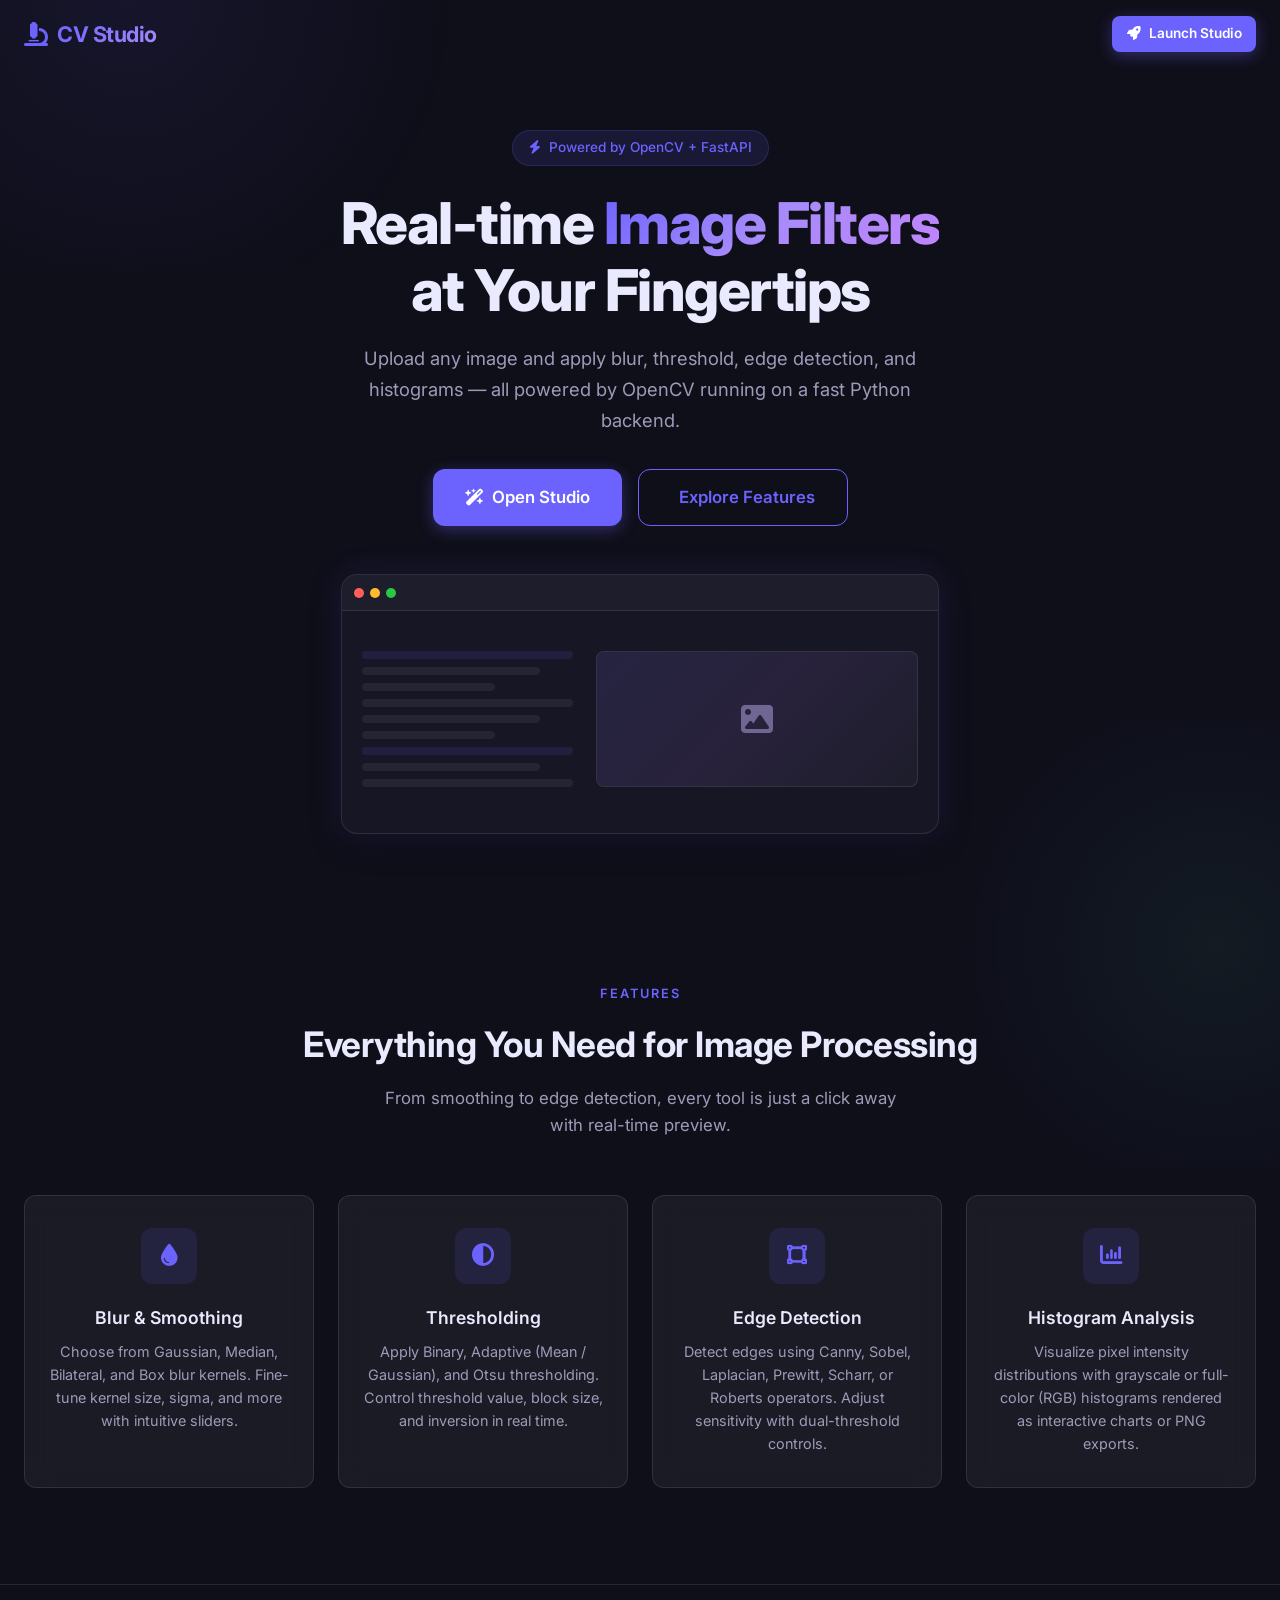
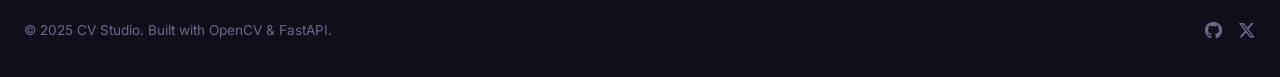
<file: static/index.html>
<!DOCTYPE html>
<html lang="en">
<head>
  <meta charset="UTF-8">
  <meta name="viewport" content="width=device-width, initial-scale=1.0">
  <title>CV Studio – Real-time Image Filters</title>
  <meta name="description" content="Upload any image and apply blur, threshold, edge detection, and histograms – all powered by OpenCV.">
  <link rel="icon" href="data:image/svg+xml,<svg xmlns='http://www.w3.org/2000/svg' viewBox='0 0 100 100'><text y='.9em' font-size='90'>🔬</text></svg>">
  <link rel="stylesheet" href="/static/style.css">
  <link rel="stylesheet" href="https://cdnjs.cloudflare.com/ajax/libs/font-awesome/6.5.1/css/all.min.css">
</head>
<body>

  <!-- Navigation -->
  <nav class="navbar">
    <div class="container">
      <a href="/" class="navbar__logo">
        <i class="fa-solid fa-microscope"></i>
        <span>CV Studio</span>
      </a>
      <a href="/static/studio.html" class="btn btn--primary btn--sm">
        <i class="fa-solid fa-rocket"></i> Launch Studio
      </a>
    </div>
  </nav>

  <!-- Hero -->
  <section class="hero">
    <div class="hero__content">
      <div class="hero__badge">
        <i class="fa-solid fa-bolt"></i>
        Powered by OpenCV + FastAPI
      </div>
      <h1 class="hero__title">
        Real-time <span class="highlight">Image Filters</span><br>at Your Fingertips
      </h1>
      <p class="hero__subtitle">
        Upload any image and apply blur, threshold, edge detection, and histograms — all powered by OpenCV running on a fast Python backend.
      </p>
      <div class="hero__actions">
        <a href="/static/studio.html" class="btn btn--primary btn--lg">
          <i class="fa-solid fa-wand-magic-sparkles"></i> Open Studio
        </a>
        <a href="#features" class="btn btn--outline btn--lg">
          <i class="fa-solid fa-grid-2"></i> Explore Features
        </a>
      </div>

      <!-- Decorative mockup -->
      <div class="hero__visual">
        <div class="hero__visual-mockup">
          <div class="mockup-bar">
            <span class="mockup-dot"></span>
            <span class="mockup-dot"></span>
            <span class="mockup-dot"></span>
          </div>
          <div class="mockup-content">
            <div class="mockup-sidebar">
              <div class="mockup-line long accent"></div>
              <div class="mockup-line medium"></div>
              <div class="mockup-line short"></div>
              <div class="mockup-line long"></div>
              <div class="mockup-line medium"></div>
              <div class="mockup-line short"></div>
              <div class="mockup-line long accent"></div>
              <div class="mockup-line medium"></div>
              <div class="mockup-line long"></div>
            </div>
            <div class="mockup-preview">
              <div class="mockup-gradient-overlay"></div>
              <i class="fa-solid fa-image"></i>
            </div>
          </div>
        </div>
      </div>
    </div>
  </section>

  <!-- Features -->
  <section class="features" id="features">
    <div class="container">
      <div class="section-header">
        <span class="section-header__label">Features</span>
        <h2 class="section-header__title">Everything You Need for Image Processing</h2>
        <p class="section-header__desc">
          From smoothing to edge detection, every tool is just a click away with real-time preview.
        </p>
      </div>

      <div class="features__grid">
        <!-- Blur -->
        <div class="glass-card feature-card fade-in">
          <div class="feature-card__icon">
            <i class="fa-solid fa-droplet"></i>
          </div>
          <h3 class="feature-card__title">Blur &amp; Smoothing</h3>
          <p class="feature-card__desc">
            Choose from Gaussian, Median, Bilateral, and Box blur kernels. Fine-tune kernel size, sigma, and more with intuitive sliders.
          </p>
        </div>

        <!-- Threshold -->
        <div class="glass-card feature-card fade-in">
          <div class="feature-card__icon">
            <i class="fa-solid fa-circle-half-stroke"></i>
          </div>
          <h3 class="feature-card__title">Thresholding</h3>
          <p class="feature-card__desc">
            Apply Binary, Adaptive (Mean / Gaussian), and Otsu thresholding. Control threshold value, block size, and inversion in real time.
          </p>
        </div>

        <!-- Edge Detection -->
        <div class="glass-card feature-card fade-in">
          <div class="feature-card__icon">
            <i class="fa-solid fa-vector-square"></i>
          </div>
          <h3 class="feature-card__title">Edge Detection</h3>
          <p class="feature-card__desc">
            Detect edges using Canny, Sobel, Laplacian, Prewitt, Scharr, or Roberts operators. Adjust sensitivity with dual-threshold controls.
          </p>
        </div>

        <!-- Histogram -->
        <div class="glass-card feature-card fade-in">
          <div class="feature-card__icon">
            <i class="fa-solid fa-chart-column"></i>
          </div>
          <h3 class="feature-card__title">Histogram Analysis</h3>
          <p class="feature-card__desc">
            Visualize pixel intensity distributions with grayscale or full-color (RGB) histograms rendered as interactive charts or PNG exports.
          </p>
        </div>
      </div>
    </div>
  </section>

  <!-- Footer -->
  <footer class="footer">
    <div class="container">
      <p class="footer__text">&copy; 2025 CV Studio. Built with OpenCV &amp; FastAPI.</p>
      <div class="footer__links">
        <a href="#" aria-label="GitHub"><i class="fa-brands fa-github"></i></a>
        <a href="#" aria-label="Twitter"><i class="fa-brands fa-x-twitter"></i></a>
      </div>
    </div>
  </footer>

  <script src="/static/script.js" defer></script>
</body>
</html>
</file>
<file: static/style.css>
/* ============================================
   CV Studio – Global Styles
   Dark theme · Glassmorphism · Responsive
   ============================================ */

/* ---------- Google Fonts ---------- */
@import url('https://fonts.googleapis.com/css2?family=Inter:wght@300;400;500;600;700;800&display=swap');

/* ---------- CSS Custom Properties ---------- */
:root {
  --bg-primary: #0f0f1a;
  --bg-secondary: #161625;
  --bg-glass: rgba(255, 255, 255, 0.05);
  --bg-glass-hover: rgba(255, 255, 255, 0.08);
  --border-glass: rgba(255, 255, 255, 0.1);
  --border-glass-hover: rgba(255, 255, 255, 0.18);

  --accent: #6c63ff;
  --accent-hover: #7b73ff;
  --accent-glow: rgba(108, 99, 255, 0.35);
  --accent-subtle: rgba(108, 99, 255, 0.12);

  --text-primary: #eaeaff;
  --text-secondary: #9d9bb8;
  --text-muted: #6b6889;

  --danger: #ff4d6a;
  --success: #2dd4a8;
  --info: #38bdf8;

  --radius-sm: 8px;
  --radius-md: 12px;
  --radius-lg: 16px;
  --radius-xl: 20px;

  --shadow-glow: 0 0 30px rgba(108, 99, 255, 0.15);
  --shadow-card: 0 8px 32px rgba(0, 0, 0, 0.3);
  --transition-fast: 0.2s ease;
  --transition-smooth: 0.35s cubic-bezier(0.4, 0, 0.2, 1);
  --transition-bounce: 0.5s cubic-bezier(0.34, 1.56, 0.64, 1);

  --font-family: 'Inter', -apple-system, BlinkMacSystemFont, 'Segoe UI', sans-serif;
  --max-width: 1280px;
}

/* ---------- Reset & Base ---------- */
*,
*::before,
*::after {
  margin: 0;
  padding: 0;
  box-sizing: border-box;
}

html {
  font-size: 16px;
  scroll-behavior: smooth;
  -webkit-font-smoothing: antialiased;
  -moz-osx-font-smoothing: grayscale;
}

body {
  font-family: var(--font-family);
  background: var(--bg-primary);
  color: var(--text-primary);
  line-height: 1.6;
  min-height: 100vh;
  overflow-x: hidden;
}

a {
  color: inherit;
  text-decoration: none;
}

img {
  max-width: 100%;
  display: block;
}

button {
  font-family: inherit;
  cursor: pointer;
  border: none;
  outline: none;
}

input, select, textarea {
  font-family: inherit;
  outline: none;
}

/* ---------- Background Ambient ---------- */
body::before {
  content: '';
  position: fixed;
  top: -30%;
  left: -20%;
  width: 60%;
  height: 60%;
  background: radial-gradient(circle, rgba(108, 99, 255, 0.08) 0%, transparent 70%);
  pointer-events: none;
  z-index: 0;
}

body::after {
  content: '';
  position: fixed;
  bottom: -30%;
  right: -20%;
  width: 50%;
  height: 50%;
  background: radial-gradient(circle, rgba(99, 255, 218, 0.05) 0%, transparent 70%);
  pointer-events: none;
  z-index: 0;
}

/* ---------- Utility ---------- */
.container {
  width: 100%;
  max-width: var(--max-width);
  margin: 0 auto;
  padding: 0 1.5rem;
}

.sr-only {
  position: absolute;
  width: 1px;
  height: 1px;
  overflow: hidden;
  clip: rect(0, 0, 0, 0);
  border: 0;
}

/* ---------- Navigation ---------- */
.navbar {
  position: fixed;
  top: 0;
  left: 0;
  width: 100%;
  z-index: 1000;
  padding: 1rem 0;
  transition: background var(--transition-smooth), box-shadow var(--transition-smooth);
}

.navbar.scrolled {
  background: rgba(15, 15, 26, 0.85);
  backdrop-filter: blur(20px);
  -webkit-backdrop-filter: blur(20px);
  box-shadow: 0 2px 20px rgba(0, 0, 0, 0.3);
}

.navbar .container {
  display: flex;
  align-items: center;
  justify-content: space-between;
}

.navbar__logo {
  display: flex;
  align-items: center;
  gap: 0.6rem;
  font-size: 1.35rem;
  font-weight: 700;
  letter-spacing: -0.5px;
  color: var(--text-primary);
}

.navbar__logo i {
  color: var(--accent);
  font-size: 1.5rem;
}

.navbar__logo span {
  background: linear-gradient(135deg, var(--accent), #a78bfa);
  -webkit-background-clip: text;
  -webkit-text-fill-color: transparent;
  background-clip: text;
}

/* ---------- Buttons ---------- */
.btn {
  display: inline-flex;
  align-items: center;
  gap: 0.5rem;
  padding: 0.7rem 1.5rem;
  border-radius: var(--radius-sm);
  font-size: 0.95rem;
  font-weight: 600;
  transition: all var(--transition-smooth);
  position: relative;
  overflow: hidden;
}

.btn--primary {
  background: var(--accent);
  color: #fff;
  box-shadow: 0 4px 15px var(--accent-glow);
}

.btn--primary:hover {
  background: var(--accent-hover);
  box-shadow: 0 6px 25px var(--accent-glow);
  transform: translateY(-2px);
}

.btn--primary:active {
  transform: translateY(0);
}

.btn--outline {
  background: transparent;
  color: var(--accent);
  border: 1.5px solid var(--accent);
}

.btn--outline:hover {
  background: var(--accent-subtle);
  border-color: var(--accent-hover);
  transform: translateY(-2px);
}

.btn--ghost {
  background: var(--bg-glass);
  color: var(--text-primary);
  border: 1px solid var(--border-glass);
  backdrop-filter: blur(8px);
  -webkit-backdrop-filter: blur(8px);
}

.btn--ghost:hover {
  background: var(--bg-glass-hover);
  border-color: var(--border-glass-hover);
}

.btn--danger {
  background: rgba(255, 77, 106, 0.15);
  color: var(--danger);
  border: 1px solid rgba(255, 77, 106, 0.25);
}

.btn--danger:hover {
  background: rgba(255, 77, 106, 0.25);
}

.btn--success {
  background: rgba(45, 212, 168, 0.15);
  color: var(--success);
  border: 1px solid rgba(45, 212, 168, 0.25);
}

.btn--success:hover {
  background: rgba(45, 212, 168, 0.25);
}

.btn--lg {
  padding: 0.9rem 2rem;
  font-size: 1.05rem;
  border-radius: var(--radius-md);
}

.btn--sm {
  padding: 0.45rem 0.9rem;
  font-size: 0.85rem;
}

.btn--block {
  width: 100%;
  justify-content: center;
}

.btn--disabled,
.btn:disabled {
  opacity: 0.5;
  pointer-events: none;
}

/* ---------- Glass Card ---------- */
.glass-card {
  background: var(--bg-glass);
  backdrop-filter: blur(12px);
  -webkit-backdrop-filter: blur(12px);
  border: 1px solid var(--border-glass);
  border-radius: var(--radius-md);
  padding: 1.5rem;
  transition: all var(--transition-smooth);
}

.glass-card:hover {
  background: var(--bg-glass-hover);
  border-color: var(--border-glass-hover);
  box-shadow: var(--shadow-card);
}

/* ---------- Hero Section ---------- */
.hero {
  min-height: 100vh;
  display: flex;
  align-items: center;
  justify-content: center;
  text-align: center;
  padding: 8rem 1.5rem 4rem;
  position: relative;
  z-index: 1;
}

.hero__content {
  max-width: 720px;
}

.hero__badge {
  display: inline-flex;
  align-items: center;
  gap: 0.5rem;
  padding: 0.4rem 1rem;
  background: var(--accent-subtle);
  border: 1px solid rgba(108, 99, 255, 0.2);
  border-radius: 999px;
  font-size: 0.85rem;
  font-weight: 500;
  color: var(--accent);
  margin-bottom: 1.5rem;
  animation: fadeInDown 0.6s ease-out;
}

.hero__title {
  font-size: clamp(2.2rem, 5vw, 3.6rem);
  font-weight: 800;
  line-height: 1.15;
  letter-spacing: -1.5px;
  margin-bottom: 1.25rem;
  animation: fadeInDown 0.6s ease-out 0.1s both;
}

.hero__title .highlight {
  background: linear-gradient(135deg, var(--accent), #a78bfa, #c084fc);
  -webkit-background-clip: text;
  -webkit-text-fill-color: transparent;
  background-clip: text;
}

.hero__subtitle {
  font-size: 1.15rem;
  color: var(--text-secondary);
  line-height: 1.7;
  margin-bottom: 2rem;
  max-width: 560px;
  margin-left: auto;
  margin-right: auto;
  animation: fadeInDown 0.6s ease-out 0.2s both;
}

.hero__actions {
  display: flex;
  gap: 1rem;
  justify-content: center;
  flex-wrap: wrap;
  animation: fadeInDown 0.6s ease-out 0.3s both;
}

.hero__visual {
  margin-top: 3rem;
  position: relative;
  animation: fadeInUp 0.8s ease-out 0.4s both;
}

.hero__visual-mockup {
  width: 100%;
  max-width: 600px;
  margin: 0 auto;
  border-radius: var(--radius-lg);
  overflow: hidden;
  border: 1px solid var(--border-glass);
  box-shadow: var(--shadow-glow), var(--shadow-card);
  position: relative;
  background: var(--bg-secondary);
  height: 260px;
  display: flex;
  align-items: center;
  justify-content: center;
}

.hero__visual-mockup .mockup-bar {
  position: absolute;
  top: 0;
  left: 0;
  right: 0;
  height: 36px;
  background: rgba(255, 255, 255, 0.03);
  border-bottom: 1px solid var(--border-glass);
  display: flex;
  align-items: center;
  padding: 0 12px;
  gap: 6px;
}

.mockup-dot {
  width: 10px;
  height: 10px;
  border-radius: 50%;
  background: var(--text-muted);
}

.mockup-dot:nth-child(1) { background: #ff5f57; }
.mockup-dot:nth-child(2) { background: #febc2e; }
.mockup-dot:nth-child(3) { background: #28c840; }

.mockup-content {
  display: flex;
  gap: 12px;
  padding: 50px 20px 20px;
  width: 100%;
}

.mockup-sidebar {
  width: 40%;
  display: flex;
  flex-direction: column;
  gap: 8px;
}

.mockup-line {
  height: 8px;
  border-radius: 4px;
  background: rgba(255, 255, 255, 0.06);
}

.mockup-line.short { width: 60%; }
.mockup-line.medium { width: 80%; }
.mockup-line.long { width: 95%; }
.mockup-line.accent { background: var(--accent-subtle); }

.mockup-preview {
  flex: 1;
  border-radius: 8px;
  background: rgba(255, 255, 255, 0.03);
  border: 1px solid var(--border-glass);
  display: flex;
  align-items: center;
  justify-content: center;
  position: relative;
  overflow: hidden;
}

.mockup-preview i {
  font-size: 2rem;
  color: var(--text-muted);
}

.mockup-gradient-overlay {
  position: absolute;
  inset: 0;
  background: linear-gradient(135deg, rgba(108, 99, 255, 0.1), rgba(168, 85, 247, 0.08), transparent);
}

/* ---------- Features Section ---------- */
.features {
  padding: 5rem 0 6rem;
  position: relative;
  z-index: 1;
}

.section-header {
  text-align: center;
  margin-bottom: 3.5rem;
}

.section-header__label {
  display: inline-block;
  font-size: 0.8rem;
  font-weight: 600;
  text-transform: uppercase;
  letter-spacing: 2px;
  color: var(--accent);
  margin-bottom: 0.75rem;
}

.section-header__title {
  font-size: clamp(1.6rem, 3vw, 2.2rem);
  font-weight: 700;
  letter-spacing: -0.5px;
  margin-bottom: 0.75rem;
}

.section-header__desc {
  color: var(--text-secondary);
  font-size: 1.05rem;
  max-width: 540px;
  margin: 0 auto;
}

.features__grid {
  display: grid;
  grid-template-columns: repeat(auto-fit, minmax(260px, 1fr));
  gap: 1.5rem;
}

.feature-card {
  text-align: center;
  padding: 2rem 1.5rem;
}

.feature-card__icon {
  width: 56px;
  height: 56px;
  border-radius: var(--radius-md);
  background: var(--accent-subtle);
  display: flex;
  align-items: center;
  justify-content: center;
  margin: 0 auto 1.25rem;
  font-size: 1.4rem;
  color: var(--accent);
  transition: all var(--transition-smooth);
}

.feature-card:hover .feature-card__icon {
  background: var(--accent);
  color: #fff;
  box-shadow: 0 4px 20px var(--accent-glow);
  transform: scale(1.08);
}

.feature-card__title {
  font-size: 1.1rem;
  font-weight: 600;
  margin-bottom: 0.5rem;
}

.feature-card__desc {
  font-size: 0.9rem;
  color: var(--text-secondary);
  line-height: 1.6;
}

/* ---------- Footer ---------- */
.footer {
  border-top: 1px solid var(--border-glass);
  padding: 2rem 0;
  position: relative;
  z-index: 1;
}

.footer .container {
  display: flex;
  align-items: center;
  justify-content: space-between;
  flex-wrap: wrap;
  gap: 1rem;
}

.footer__text {
  font-size: 0.85rem;
  color: var(--text-muted);
}

.footer__links {
  display: flex;
  gap: 1rem;
}

.footer__links a {
  color: var(--text-muted);
  font-size: 1.1rem;
  transition: color var(--transition-fast);
}

.footer__links a:hover {
  color: var(--accent);
}

/* ============================================
   Studio Page Styles
   ============================================ */

.studio-page {
  padding-top: 5rem;
  min-height: 100vh;
  position: relative;
  z-index: 1;
}

.studio-layout {
  display: grid;
  grid-template-columns: 400px 1fr;
  gap: 1.5rem;
  padding: 1.5rem 0 4rem;
}

/* ---------- Studio Sidebar (Controls) ---------- */
.studio-controls {
  display: flex;
  flex-direction: column;
  gap: 1.25rem;
  position: sticky;
  top: 5.5rem;
  align-self: start;
  max-height: calc(100vh - 6.5rem);
  overflow-y: auto;
  padding-right: 0.5rem;
}

/* Custom scrollbar */
.studio-controls::-webkit-scrollbar {
  width: 4px;
}

.studio-controls::-webkit-scrollbar-track {
  background: transparent;
}

.studio-controls::-webkit-scrollbar-thumb {
  background: var(--border-glass);
  border-radius: 4px;
}

/* ---------- Upload Area ---------- */
.upload-area {
  border: 2px dashed var(--border-glass);
  border-radius: var(--radius-md);
  padding: 2rem 1.5rem;
  text-align: center;
  cursor: pointer;
  transition: all var(--transition-smooth);
  position: relative;
  background: var(--bg-glass);
}

.upload-area:hover,
.upload-area.drag-over {
  border-color: var(--accent);
  background: var(--accent-subtle);
}

.upload-area.drag-over {
  transform: scale(1.01);
}

.upload-area__icon {
  font-size: 2rem;
  color: var(--text-muted);
  margin-bottom: 0.75rem;
  transition: color var(--transition-smooth);
}

.upload-area:hover .upload-area__icon,
.upload-area.drag-over .upload-area__icon {
  color: var(--accent);
}

.upload-area__text {
  font-size: 0.9rem;
  color: var(--text-secondary);
  margin-bottom: 0.25rem;
}

.upload-area__hint {
  font-size: 0.8rem;
  color: var(--text-muted);
}

.upload-area input[type="file"] {
  position: absolute;
  inset: 0;
  opacity: 0;
  cursor: pointer;
}

.upload-preview {
  display: none;
  align-items: center;
  gap: 1rem;
  padding: 0.75rem;
  background: rgba(255, 255, 255, 0.03);
  border-radius: var(--radius-sm);
  margin-top: 1rem;
}

.upload-preview.active {
  display: flex;
}

.upload-preview__img {
  width: 56px;
  height: 56px;
  border-radius: var(--radius-sm);
  object-fit: cover;
  border: 1px solid var(--border-glass);
}

.upload-preview__info {
  flex: 1;
  min-width: 0;
}

.upload-preview__name {
  font-size: 0.85rem;
  font-weight: 500;
  white-space: nowrap;
  overflow: hidden;
  text-overflow: ellipsis;
}

.upload-preview__size {
  font-size: 0.75rem;
  color: var(--text-muted);
}

.upload-preview__clear {
  width: 32px;
  height: 32px;
  border-radius: 50%;
  background: rgba(255, 77, 106, 0.1);
  color: var(--danger);
  display: flex;
  align-items: center;
  justify-content: center;
  font-size: 0.8rem;
  transition: all var(--transition-fast);
  flex-shrink: 0;
}

.upload-preview__clear:hover {
  background: rgba(255, 77, 106, 0.25);
}

/* ---------- Filter Tabs ---------- */
.filter-tabs {
  display: flex;
  gap: 0.4rem;
  background: rgba(255, 255, 255, 0.03);
  border-radius: var(--radius-sm);
  padding: 0.3rem;
}

.filter-tab {
  flex: 1;
  padding: 0.55rem 0.25rem;
  border-radius: 6px;
  font-size: 0.82rem;
  font-weight: 500;
  color: var(--text-secondary);
  background: transparent;
  text-align: center;
  transition: all var(--transition-smooth);
  white-space: nowrap;
}

.filter-tab:hover {
  color: var(--text-primary);
  background: rgba(255, 255, 255, 0.04);
}

.filter-tab.active {
  background: var(--accent);
  color: #fff;
  box-shadow: 0 2px 10px var(--accent-glow);
}

/* ---------- Parameter Sections ---------- */
.param-section {
  display: none;
  flex-direction: column;
  gap: 1rem;
}

.param-section.active {
  display: flex;
}

.param-group {
  display: flex;
  flex-direction: column;
  gap: 0.4rem;
}

.param-group label {
  font-size: 0.8rem;
  font-weight: 500;
  color: var(--text-secondary);
  display: flex;
  align-items: center;
  justify-content: space-between;
}

.param-group label .param-value {
  font-family: 'JetBrains Mono', 'Fira Code', monospace;
  color: var(--accent);
  font-size: 0.78rem;
  background: var(--accent-subtle);
  padding: 0.1rem 0.45rem;
  border-radius: 4px;
}

/* Select / Dropdown */
.param-select {
  width: 100%;
  padding: 0.6rem 0.85rem;
  background: rgba(255, 255, 255, 0.05);
  border: 1px solid var(--border-glass);
  border-radius: var(--radius-sm);
  color: var(--text-primary);
  font-size: 0.9rem;
  appearance: none;
  background-image: url("data:image/svg+xml,%3Csvg xmlns='http://www.w3.org/2000/svg' width='12' height='12' viewBox='0 0 24 24' fill='none' stroke='%239d9bb8' stroke-width='2' stroke-linecap='round' stroke-linejoin='round'%3E%3Cpath d='m6 9 6 6 6-6'/%3E%3C/svg%3E");
  background-repeat: no-repeat;
  background-position: right 0.75rem center;
  padding-right: 2.2rem;
  cursor: pointer;
  transition: all var(--transition-fast);
}

.param-select:hover {
  border-color: var(--border-glass-hover);
}

.param-select:focus {
  border-color: var(--accent);
  box-shadow: 0 0 0 3px var(--accent-subtle);
}

.param-select option {
  background: var(--bg-secondary);
  color: var(--text-primary);
}

/* Range Slider */
.param-slider {
  width: 100%;
  height: 6px;
  border-radius: 3px;
  background: rgba(255, 255, 255, 0.08);
  outline: none;
  appearance: none;
  -webkit-appearance: none;
  cursor: pointer;
}

.param-slider::-webkit-slider-thumb {
  appearance: none;
  -webkit-appearance: none;
  width: 18px;
  height: 18px;
  border-radius: 50%;
  background: var(--accent);
  box-shadow: 0 2px 8px var(--accent-glow);
  cursor: pointer;
  transition: transform var(--transition-fast), box-shadow var(--transition-fast);
}

.param-slider::-webkit-slider-thumb:hover {
  transform: scale(1.2);
  box-shadow: 0 2px 12px var(--accent-glow);
}

.param-slider::-moz-range-thumb {
  width: 18px;
  height: 18px;
  border-radius: 50%;
  background: var(--accent);
  box-shadow: 0 2px 8px var(--accent-glow);
  cursor: pointer;
  border: none;
}

/* Number input */
.param-number {
  width: 100%;
  padding: 0.55rem 0.75rem;
  background: rgba(255, 255, 255, 0.05);
  border: 1px solid var(--border-glass);
  border-radius: var(--radius-sm);
  color: var(--text-primary);
  font-size: 0.9rem;
  transition: all var(--transition-fast);
}

.param-number:focus {
  border-color: var(--accent);
  box-shadow: 0 0 0 3px var(--accent-subtle);
}

/* Checkbox toggle */
.param-toggle {
  display: flex;
  align-items: center;
  gap: 0.65rem;
  cursor: pointer;
  font-size: 0.88rem;
  color: var(--text-secondary);
  user-select: none;
}

.param-toggle input[type="checkbox"] {
  display: none;
}

.param-toggle__track {
  width: 40px;
  height: 22px;
  background: rgba(255, 255, 255, 0.1);
  border-radius: 11px;
  position: relative;
  transition: background var(--transition-smooth);
  flex-shrink: 0;
}

.param-toggle input[type="checkbox"]:checked + .param-toggle__track {
  background: var(--accent);
}

.param-toggle__track::after {
  content: '';
  position: absolute;
  top: 3px;
  left: 3px;
  width: 16px;
  height: 16px;
  border-radius: 50%;
  background: #fff;
  transition: transform var(--transition-smooth);
  box-shadow: 0 1px 3px rgba(0, 0, 0, 0.3);
}

.param-toggle input[type="checkbox"]:checked + .param-toggle__track::after {
  transform: translateX(18px);
}

/* Radio group */
.param-radios {
  display: flex;
  gap: 0.5rem;
  flex-wrap: wrap;
}

.param-radio {
  position: relative;
}

.param-radio input[type="radio"] {
  display: none;
}

.param-radio__label {
  display: inline-flex;
  align-items: center;
  gap: 0.35rem;
  padding: 0.4rem 0.85rem;
  border-radius: 6px;
  font-size: 0.82rem;
  font-weight: 500;
  color: var(--text-secondary);
  background: rgba(255, 255, 255, 0.04);
  border: 1px solid var(--border-glass);
  cursor: pointer;
  transition: all var(--transition-smooth);
}

.param-radio input[type="radio"]:checked + .param-radio__label {
  background: var(--accent-subtle);
  border-color: var(--accent);
  color: var(--accent);
}

/* Divider */
.param-divider {
  height: 1px;
  background: var(--border-glass);
  margin: 0.25rem 0;
}

/* ---------- Apply / Download Buttons ---------- */
.studio-actions {
  display: flex;
  flex-direction: column;
  gap: 0.65rem;
}

.btn-apply {
  position: relative;
}

.btn-apply .spinner {
  display: none;
  width: 18px;
  height: 18px;
  border: 2px solid rgba(255, 255, 255, 0.3);
  border-top-color: #fff;
  border-radius: 50%;
  animation: spin 0.6s linear infinite;
}

.btn-apply.loading .spinner {
  display: inline-block;
}

.btn-apply.loading .btn-text {
  opacity: 0.7;
}

.btn-download {
  display: none;
}

.btn-download.visible {
  display: inline-flex;
}

/* ---------- Preview Area ---------- */
.studio-preview {
  display: flex;
  flex-direction: column;
  gap: 1.25rem;
}

.preview-card {
  padding: 1.25rem;
}

.preview-card__header {
  display: flex;
  align-items: center;
  justify-content: space-between;
  margin-bottom: 1rem;
}

.preview-card__title {
  font-size: 0.9rem;
  font-weight: 600;
  display: flex;
  align-items: center;
  gap: 0.5rem;
  color: var(--text-secondary);
}

.preview-card__title i {
  color: var(--accent);
  font-size: 0.85rem;
}

.preview-card__body {
  position: relative;
  background: rgba(0, 0, 0, 0.2);
  border-radius: var(--radius-sm);
  overflow: hidden;
  min-height: 240px;
  display: flex;
  align-items: center;
  justify-content: center;
}

.preview-card__body img {
  max-width: 100%;
  max-height: 500px;
  object-fit: contain;
  border-radius: 4px;
}

.preview-placeholder {
  text-align: center;
  padding: 3rem 1rem;
  color: var(--text-muted);
}

.preview-placeholder i {
  font-size: 2.5rem;
  margin-bottom: 0.75rem;
  display: block;
  opacity: 0.5;
}

.preview-placeholder p {
  font-size: 0.9rem;
}

/* ---------- Comparison Slider ---------- */
.comparison-container {
  position: relative;
  overflow: hidden;
  cursor: col-resize;
  user-select: none;
  border-radius: var(--radius-sm);
}

.comparison-container img {
  display: block;
  width: 100%;
  height: auto;
  max-height: 500px;
  object-fit: contain;
  background: rgba(0, 0, 0, 0.2);
}

.comparison-overlay {
  position: absolute;
  top: 0;
  left: 0;
  width: 50%;
  height: 100%;
  overflow: hidden;
  border-right: 2px solid var(--accent);
}

.comparison-overlay img {
  position: absolute;
  top: 0;
  left: 0;
  width: auto;
  min-width: 100%;
  height: 100%;
  max-width: none;
  max-height: none;
  object-fit: cover;
}

.comparison-handle {
  position: absolute;
  top: 0;
  width: 40px;
  height: 100%;
  transform: translateX(-50%);
  display: flex;
  align-items: center;
  justify-content: center;
  z-index: 5;
  pointer-events: none;
}

.comparison-handle__knob {
  width: 36px;
  height: 36px;
  border-radius: 50%;
  background: var(--accent);
  display: flex;
  align-items: center;
  justify-content: center;
  box-shadow: 0 2px 12px var(--accent-glow);
  pointer-events: auto;
}

.comparison-handle__knob i {
  color: #fff;
  font-size: 0.85rem;
}

.comparison-label {
  position: absolute;
  top: 12px;
  padding: 0.25rem 0.65rem;
  background: rgba(0, 0, 0, 0.6);
  backdrop-filter: blur(8px);
  -webkit-backdrop-filter: blur(8px);
  border-radius: 4px;
  font-size: 0.7rem;
  font-weight: 600;
  text-transform: uppercase;
  letter-spacing: 1px;
  z-index: 4;
  pointer-events: none;
}

.comparison-label--left {
  left: 12px;
}

.comparison-label--right {
  right: 12px;
}

/* ---------- Histogram Canvas ---------- */
.histogram-canvas-wrap {
  width: 100%;
  background: rgba(0, 0, 0, 0.25);
  border-radius: var(--radius-sm);
  padding: 1rem;
  display: none;
}

.histogram-canvas-wrap.visible {
  display: block;
}

.histogram-canvas-wrap canvas {
  width: 100%;
  height: auto;
}

/* ---------- Toast Notifications ---------- */
.toast-container {
  position: fixed;
  top: 1.25rem;
  right: 1.25rem;
  z-index: 9999;
  display: flex;
  flex-direction: column;
  gap: 0.6rem;
  pointer-events: none;
}

.toast {
  display: flex;
  align-items: center;
  gap: 0.65rem;
  padding: 0.75rem 1.1rem;
  border-radius: var(--radius-sm);
  font-size: 0.88rem;
  font-weight: 500;
  backdrop-filter: blur(16px);
  -webkit-backdrop-filter: blur(16px);
  box-shadow: 0 8px 24px rgba(0, 0, 0, 0.4);
  pointer-events: auto;
  animation: toastIn 0.35s ease-out;
  max-width: 380px;
}

.toast--success {
  background: rgba(45, 212, 168, 0.15);
  border: 1px solid rgba(45, 212, 168, 0.25);
  color: var(--success);
}

.toast--error {
  background: rgba(255, 77, 106, 0.15);
  border: 1px solid rgba(255, 77, 106, 0.25);
  color: var(--danger);
}

.toast--info {
  background: rgba(56, 189, 248, 0.15);
  border: 1px solid rgba(56, 189, 248, 0.25);
  color: var(--info);
}

.toast.exiting {
  animation: toastOut 0.3s ease-in forwards;
}

.toast i {
  font-size: 1rem;
  flex-shrink: 0;
}

/* ---------- Loading Overlay ---------- */
.loading-overlay {
  position: absolute;
  inset: 0;
  background: rgba(15, 15, 26, 0.7);
  backdrop-filter: blur(4px);
  -webkit-backdrop-filter: blur(4px);
  display: flex;
  align-items: center;
  justify-content: center;
  z-index: 10;
  border-radius: var(--radius-sm);
  opacity: 0;
  pointer-events: none;
  transition: opacity var(--transition-smooth);
}

.loading-overlay.active {
  opacity: 1;
  pointer-events: auto;
}

.loading-spinner {
  width: 40px;
  height: 40px;
  border: 3px solid rgba(255, 255, 255, 0.1);
  border-top-color: var(--accent);
  border-radius: 50%;
  animation: spin 0.7s linear infinite;
}

/* ---------- Animations ---------- */
@keyframes fadeInDown {
  from {
    opacity: 0;
    transform: translateY(-20px);
  }
  to {
    opacity: 1;
    transform: translateY(0);
  }
}

@keyframes fadeInUp {
  from {
    opacity: 0;
    transform: translateY(20px);
  }
  to {
    opacity: 1;
    transform: translateY(0);
  }
}

@keyframes fadeIn {
  from { opacity: 0; }
  to { opacity: 1; }
}

@keyframes spin {
  to { transform: rotate(360deg); }
}

@keyframes toastIn {
  from {
    opacity: 0;
    transform: translateX(40px) scale(0.95);
  }
  to {
    opacity: 1;
    transform: translateX(0) scale(1);
  }
}

@keyframes toastOut {
  from {
    opacity: 1;
    transform: translateX(0) scale(1);
  }
  to {
    opacity: 0;
    transform: translateX(40px) scale(0.95);
  }
}

/* Fade-in for elements entering viewport */
.fade-in {
  opacity: 0;
  transform: translateY(20px);
  transition: opacity 0.6s ease, transform 0.6s ease;
}

.fade-in.visible {
  opacity: 1;
  transform: translateY(0);
}

/* ============================================
   Responsive
   ============================================ */

@media (max-width: 1024px) {
  .studio-layout {
    grid-template-columns: 1fr;
  }

  .studio-controls {
    position: static;
    max-height: none;
    overflow-y: visible;
  }
}

@media (max-width: 768px) {
  .hero__title {
    font-size: clamp(1.8rem, 6vw, 2.6rem);
  }

  .hero__subtitle {
    font-size: 1rem;
  }

  .features__grid {
    grid-template-columns: 1fr 1fr;
  }

  .filter-tabs {
    flex-wrap: wrap;
  }

  .filter-tab {
    font-size: 0.78rem;
    padding: 0.5rem 0.5rem;
  }

  .footer .container {
    flex-direction: column;
    text-align: center;
  }

  .hero__visual-mockup {
    height: 200px;
  }

  .mockup-sidebar {
    display: none;
  }
}

@media (max-width: 480px) {
  .features__grid {
    grid-template-columns: 1fr;
  }

  .hero__actions {
    flex-direction: column;
    align-items: stretch;
  }

  .hero__actions .btn {
    justify-content: center;
  }

  .param-radios {
    flex-direction: column;
  }

  .param-radio__label {
    width: 100%;
    justify-content: center;
  }
}
</file>
